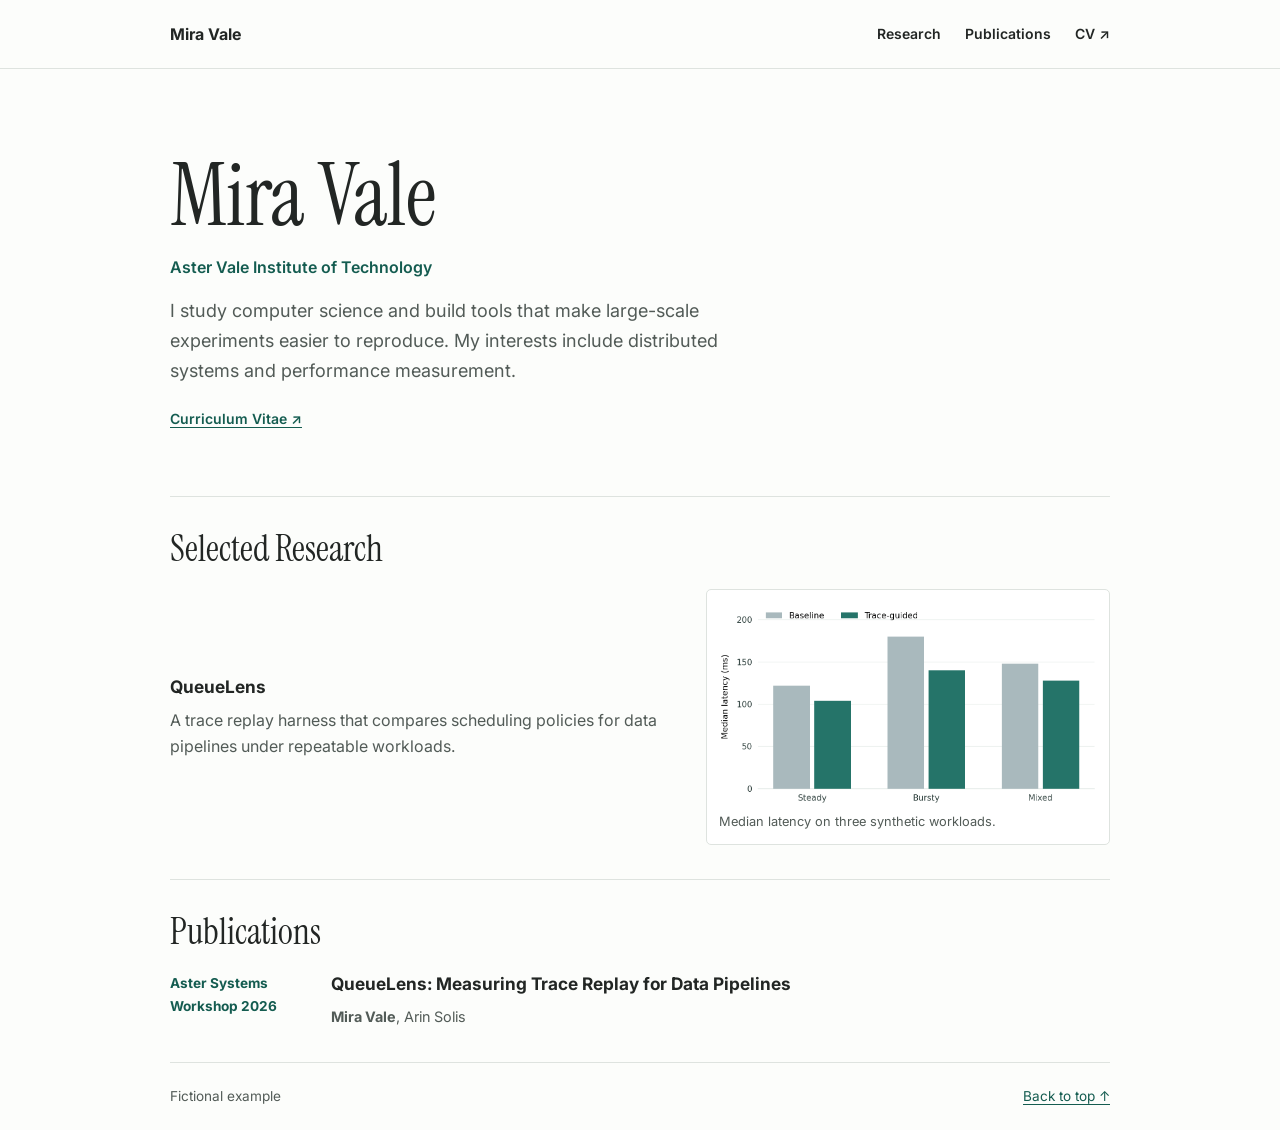
<file: index.html>
<!doctype html>
<html lang="en">
<head>
  <meta charset="utf-8">
  <meta name="viewport" content="width=device-width, initial-scale=1">
  <title>Mira Vale | Research</title>
  <meta name="description" content="I study computer science and build tools that make large-scale experiments easier to reproduce. My interests include distributed systems and performance measurement.">
  <link rel="preconnect" href="https://fonts.googleapis.com">
  <link rel="preconnect" href="https://fonts.gstatic.com" crossorigin>
  <link rel="stylesheet" href="https://fonts.googleapis.com/css2?family=Instrument+Serif&family=Inter:wght@400;500;600;700&display=swap">
  <link rel="stylesheet" href="style.css">
</head>
<body>
  <header class="site-header" id="top">
    <div class="wrap header-inner">
      <a class="wordmark" href="#top">Mira Vale</a>
      <nav aria-label="Main navigation">
<a href="#research">Research</a><a href="#publications">Publications</a>        <a href="CV.pdf">CV <span aria-hidden="true">&#8599;</span></a>
      </nav>
    </div>
  </header>
  <main class="wrap">
    <section class="intro" aria-labelledby="name">
      <h1 id="name">Mira Vale</h1>
      <p class="affiliation">Aster Vale Institute of Technology</p>
      <p class="bio">I study computer science and build tools that make large-scale experiments easier to reproduce. My interests include distributed systems and performance measurement.</p>
      <div class="links">
        <a href="CV.pdf">Curriculum Vitae <span aria-hidden="true">&#8599;</span></a>
      </div>
    </section>
    <section class="section" id="research" aria-labelledby="research-title">
      <h2 id="research-title">Selected Research</h2>
      <article class="project project-with-image">
        <div>
          <h3>QueueLens</h3>
          <p>A trace replay harness that compares scheduling policies for data pipelines under repeatable workloads.</p>
        </div>
        <figure class="figure">
          <img src="queue-lens.png" alt="Grouped bars comparing median latency before and after changing the scheduling policy on three synthetic workloads.">
<figcaption>Median latency on three synthetic workloads.</figcaption>        </figure>
      </article>
    </section>
    <section class="section" id="publications" aria-labelledby="publications-title">
      <h2 id="publications-title">Publications</h2>
      <article class="publication">
        <p class="venue">Aster Systems Workshop 2026</p>
        <div>
          <h3>QueueLens: Measuring Trace Replay for Data Pipelines</h3>
          <p class="authors"><strong>Mira Vale</strong>, Arin Solis</p>
        </div>
      </article>
    </section>
  </main>
  <footer class="wrap site-footer"><span>Fictional example</span><a href="#top">Back to top &#8593;</a></footer>
</body>
</html>
</file>
<file: style.css>
:root {
  color-scheme: light;
  --ink: #222624;
  --muted: #525b57;
  --accent: #145c50;
  --line: #dee3df;
  --paper: #fcfdfb;
  --serif: 'Instrument Serif', Georgia, serif;
  --sans: Inter, system-ui, sans-serif;
}

* { box-sizing: border-box; }
html { scroll-behavior: smooth; }
body { margin: 0; background: var(--paper); color: var(--ink); font: 16px/1.65 var(--sans); overflow-wrap: anywhere; }
a { color: var(--accent); text-underline-offset: .22em; }
a:hover { text-decoration-thickness: .13em; }
a:focus-visible { outline: 2px solid var(--accent); outline-offset: 4px; }
h1, h2, h3, p { margin: 0; }
.wrap { width: min(calc(100% - 64px), 940px); margin-inline: auto; }
.site-header { border-bottom: 1px solid var(--line); }
.header-inner { min-height: 68px; display: flex; justify-content: space-between; align-items: center; gap: 20px; }
.wordmark { color: var(--ink); font-weight: 700; text-decoration: none; min-width: 0; }
nav, .links { display: flex; flex-wrap: wrap; gap: 10px 24px; font-size: .875rem; font-weight: 600; }
nav a { color: var(--ink); text-decoration: none; }
nav a:hover { color: var(--accent); text-decoration: underline; }
.intro { padding: 85px 0 65px; border-bottom: 1px solid var(--line); }
h1, h2 { font-family: var(--serif); font-weight: 400; line-height: 1; }
h1 { font-size: 5.35rem; }
h2 { font-size: 2.25rem; }
.affiliation { color: var(--accent); font-weight: 600; margin-top: 14px; }
.bio { margin-top: 16px; max-width: 560px; font-size: 1.13rem; color: var(--muted); }
.intro .links { margin-top: 22px; }
.section { padding: 34px 0; border-bottom: 1px solid var(--line); scroll-margin-top: 20px; }
.section h2 { margin-bottom: 22px; }
.project-with-image { display: grid; grid-template-columns: minmax(0, 1fr) minmax(0, .8fr); gap: 32px; align-items: center; }
.project + .project, .publication + .publication { margin-top: 20px; }
.project h3, .publication h3 { font-size: 1.08rem; line-height: 1.4; }
.project p, .authors { margin-top: 8px; color: var(--muted); }
.project .links, .publication .links { margin-top: 10px; }
.figure { margin: 0; background: #fff; padding: 12px; border: 1px solid var(--line); border-radius: 5px; }
.figure img { display: block; width: 100%; height: auto; }
.figure figcaption { margin-top: 6px; color: var(--muted); font-size: .8rem; }
.publication { display: grid; grid-template-columns: 145px 1fr; gap: 16px; }
.venue { color: var(--accent); font-size: .85rem; font-weight: 700; }
.authors { font-size: .9rem; max-width: 660px; }
.site-footer { display: flex; justify-content: space-between; padding-block: 22px; color: var(--muted); font-size: .85rem; }

@media (max-width: 680px) {
  .wrap { width: calc(100% - 36px); }
  .header-inner { min-height: 62px; gap: 10px; }
  nav { gap: 6px 13px; font-size: .76rem; }
  .wordmark { font-size: .86rem; }
  .intro { padding: 56px 0 42px; }
  h1 { font-size: 3.65rem; }
  h2 { font-size: 2rem; }
  .bio { font-size: 1rem; }
  .section { padding: 27px 0; }
  .project-with-image, .publication { grid-template-columns: 1fr; gap: 11px; }
  .figure { margin-top: 7px; }
}

@media (prefers-reduced-motion: reduce) {
  html { scroll-behavior: auto; }
}
</file>
